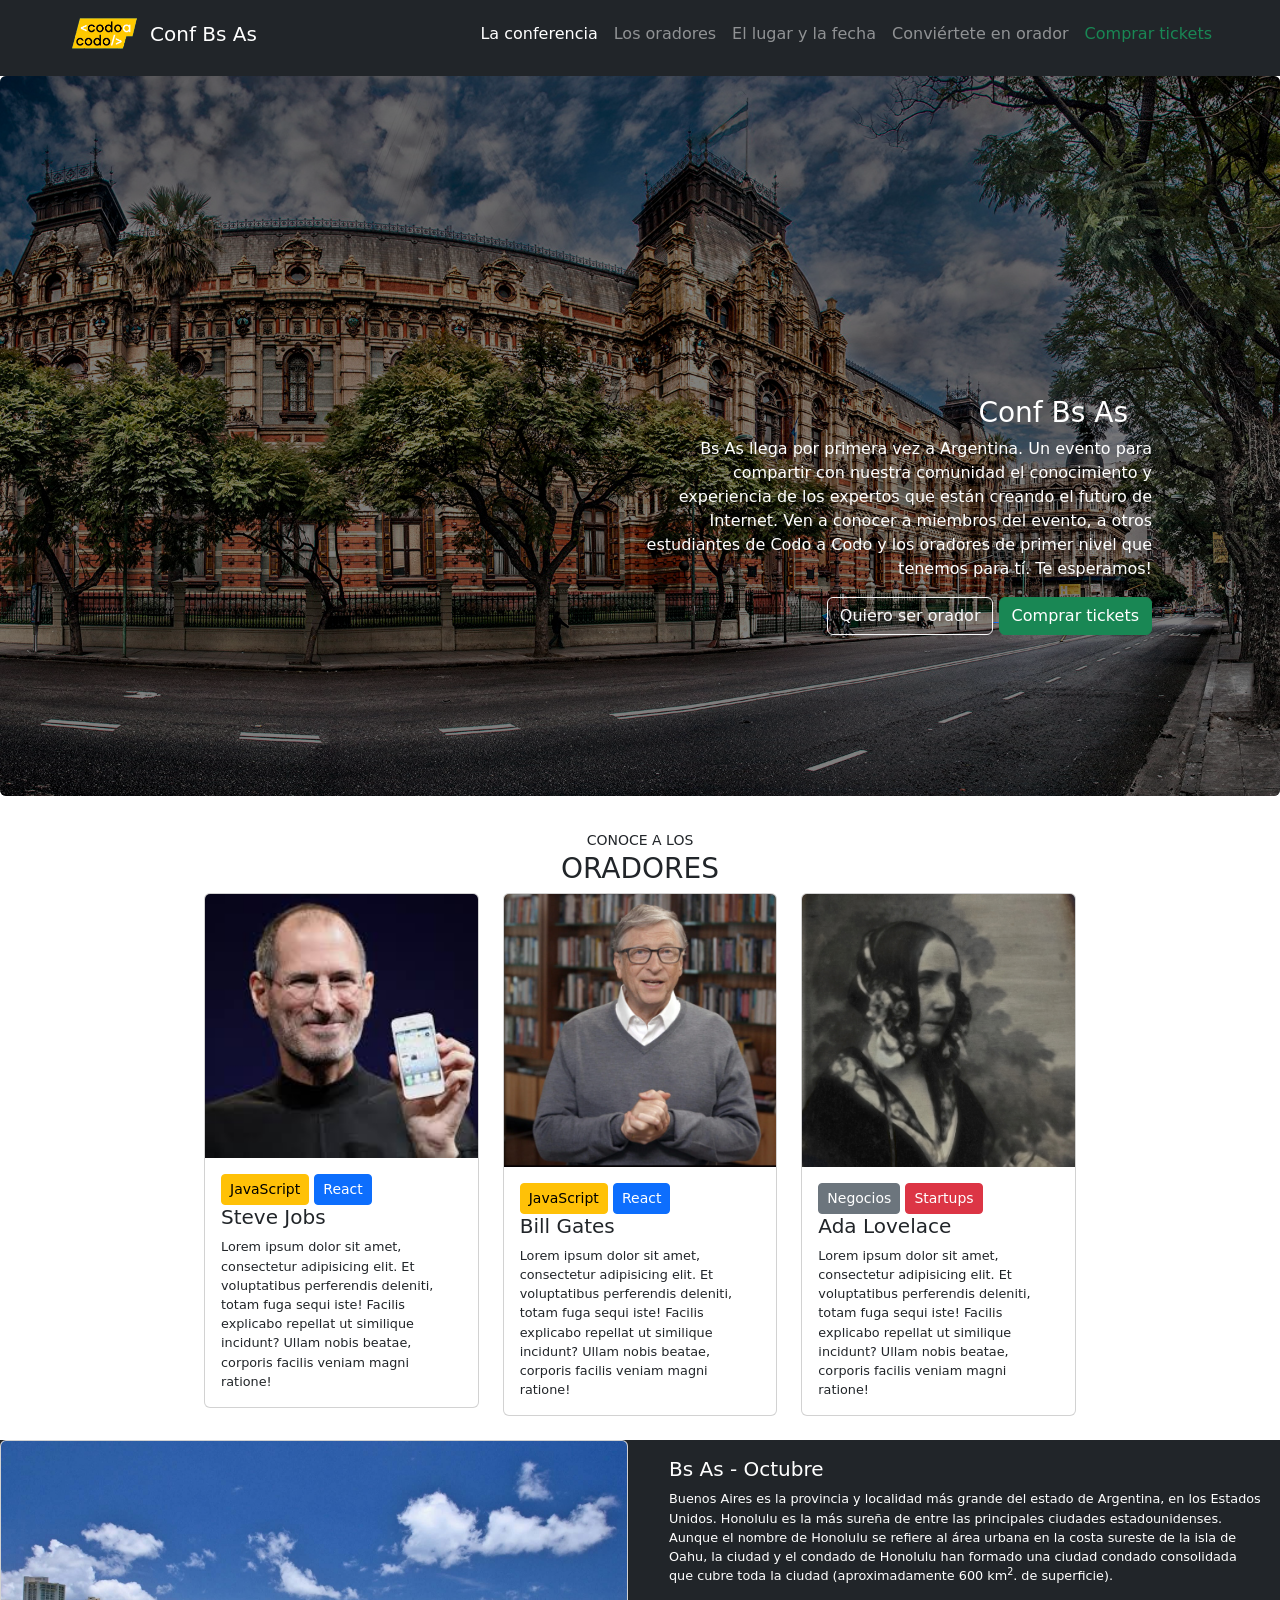
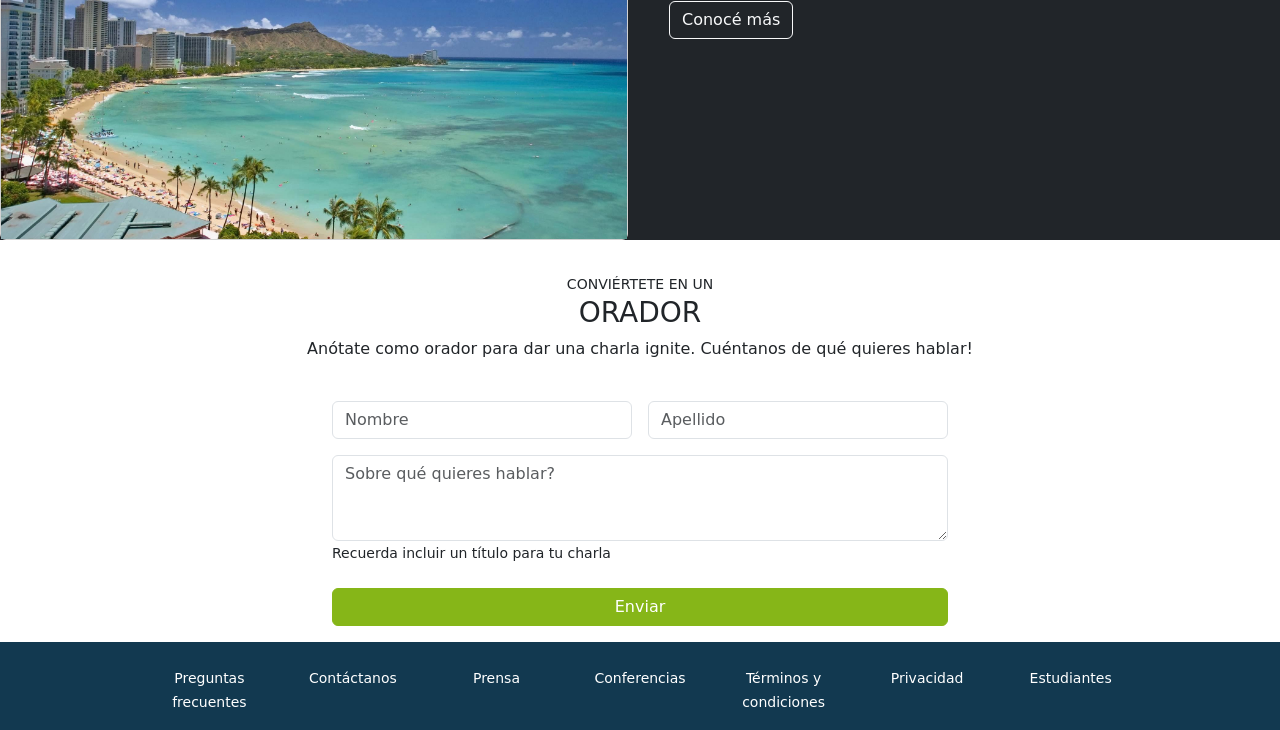
<file: index.html>
<!doctype html>
<html lang="en">

<head>
  <!-- Required meta tags -->
  <meta charset="utf-8">
  <meta name="viewport" content="width=device-width, initial-scale=1">

  <!-- Bootstrap CSS -->
  <link href="https://cdn.jsdelivr.net/npm/bootstrap@5.1.3/dist/css/bootstrap.min.css" rel="stylesheet"
    integrity="sha384-1BmE4kWBq78iYhFldvKuhfTAU6auU8tT94WrHftjDbrCEXSU1oBoqyl2QvZ6jIW3" crossorigin="anonymous">
  <link rel="stylesheet" href="./CSS/style.css">

  <title>Conf Bs As</title>
</head>

<body>
  <nav class="navbar navbar-expand-lg navbar-light px-5 pb-3 bg-dark ">
    <div class="container-fluid">
      <img id="logo" src="./Resources/img/codoacodo.png" width="90em" alt="Logo" />
      <a class="navbar-brand text-white" href="#">Conf Bs As</a>
      <button class="navbar-toggler" type="button" data-bs-toggle="collapse" data-bs-target="#barramenu"
        aria-controls="barramenu" aria-expanded="false" aria-label="Toggle navigation">
        <span class="navbar-toggler-icon"></span>
      </button>
      <div class="collapse navbar-collapse justify-content-end" id="barramenu">
        <div class="navbar-nav">
          <a class="nav-link active text-white" aria-current="page" href="#laConferencia">La conferencia</a>
          <a class="nav-link text-white-50" href="#losOradores">Los oradores</a>
          <a class="nav-link text-white-50" href="#elLugarYLaFecha">El lugar y la fecha</a>
          <a class="nav-link text-white-50" href="#convierteteEnOrador">Conviértete en orador</a>
          <a class="nav-link text-success" href="../comprarTickets.html">Comprar tickets</a>
        </div>
      </div>
    </div>

  </nav>



  <!--Conf Bs As-->
<section id="laConferencia">
  <div class="card text-white confBsAs border-0">
    
    <div class="fondoOpaco">
      <img class="card-img rounded-0 " src="./Resources/img/ba1.jpg" alt="">
    </div>
    <div class="palacioTexto">
      <h3 class="card-title mx-4">Conf Bs As</h3>
      <p class="card-text">
        Bs As llega por primera vez a Argentina. Un evento para compartir con
        nuestra comunidad el conocimiento y experiencia de los expertos que
        están creando el futuro de Internet. Ven a conocer a miembros del
        evento, a otros estudiantes de Codo a Codo y los oradores de primer
        nivel que tenemos para tí. Te esperamos!
      </p>
      <a href="convierteteEnOrador">
      <button type="button" class="btn btn-outline-light">Quiero ser orador</button>
    </a>
    <a href="../comprarTickets.html">
      <button type="button" class="btn btn-success">Comprar tickets</button> 
    </a>
  </div>
  
</div>
  </div>
  </section>

  <br>

  <!--Cards-->
  <section id="losOradores">
  <div class="container-fluid">
    <div class="container d-flex align-items-center flex-column">
      <p class="text-uppercase pt-2 mb-0">
        <small>conoce a los</small>
      </p>
      <p class="h3 text-uppercase">oradores</p>

    </div>
  </div>

  <div id="tarjetasOradores" class="row ">
    <div class="col-sm-4">
      <div class="card tarjetaOrador">
        <img class="card-img-top" style="height:100%;" src="./Resources/img/steve.jpg" alt="Card image cap">
        <div class="card-body">
          <button type="button" class="btn btn-warning btn-sm">JavaScript</button>
          <button type="button" class="btn btn-primary btn-sm">React</button>
          <h5 class="card-title">Steve Jobs</h5>
          <p class="card-text" style="font-size: 0.8em;">Lorem ipsum dolor sit amet, consectetur adipisicing elit. Et
            voluptatibus perferendis deleniti, totam fuga sequi iste! Facilis explicabo repellat ut similique incidunt?
            Ullam nobis beatae, corporis facilis veniam magni ratione!</p>
        </div>

      </div>
    </div>
    <div class="col-sm-4">
      <div class="card tarjetaOrador">
        <img class="card-img-top" src="./Resources/img/bill.jpg" alt="Card image cap">
        <div class="card-body">
          <button type="button" class="btn btn-warning btn-sm">JavaScript</button>
          <button type="button" class="btn btn-primary btn-sm">React</button>
          <h5 class="card-title">Bill Gates</h5>
          <p class="card-text" style="font-size: 0.8em;">Lorem ipsum dolor sit amet, consectetur adipisicing elit. Et
            voluptatibus perferendis deleniti, totam fuga sequi iste! Facilis explicabo repellat ut similique incidunt?
            Ullam nobis beatae, corporis facilis veniam magni ratione!</p>
        </div>

      </div>
    </div>
    <div class="col-sm-4">
      <div class="card tarjetaOrador">
        <img class="card-img-top" src="./Resources/img/ada.jpeg" alt="Card image cap">
        <div class="card-body">
          <button type="button" class="btn btn-secondary btn-sm">Negocios</button>
          <button type="button" class="btn btn-danger btn-sm">Startups</button>
          <h5 class="card-title">Ada Lovelace</h5>
          <p class="card-text" style="font-size: 0.8em;">Lorem ipsum dolor sit amet, consectetur adipisicing elit. Et
            voluptatibus perferendis deleniti, totam fuga sequi iste! Facilis explicabo repellat ut similique incidunt?
            Ullam nobis beatae, corporis facilis veniam magni ratione!</p>
        </div>
      </div>
    </div>

  </div>
  </div>
</section>
  <!---->


  <br />

  <!-- Bs Octubre-->
  <section id="elLugarYLaFecha">
  <div id="octubreBsAS" class="row justify-content-md-center bg-dark ">
    <div class="col-sm-6 ">
      <div class="card body text-white">
        <img class="card-img-top" style="width: 100%;" src="./Resources/img/honolulu.jpg" alt="Card image cap">
      </div>


    </div>
    <div class="col-sm-6">
      <div class="card text-white  border-dark">
        <div class="card-body bg-dark ">

          <h5 class="card-title">Bs As - Octubre</h5>
          <p class="card-text " style="font-size: 0.8em;">Buenos Aires es la provincia y localidad más grande del estado
            de
            Argentina, en los Estados Unidos. Honolulu es la más sureña de entre
            las principales ciudades estadounidenses. Aunque el nombre de
            Honolulu se refiere al área urbana en la costa sureste de la isla de
            Oahu, la ciudad y el condado de Honolulu han formado una ciudad
            condado consolidada que cubre toda la ciudad (aproximadamente 600
            km<sup>2</sup>. de superficie).</p>
          <button type="button" class="btn btn-outline-light ">Conocé más</button>
        </div>
      </div>
    </div>
  </div>
</section>

  <br />
  <!--Conviertete en orador-->
  <section id="convierteteEnOrador">
  <div class="container d-flex align-items-center flex-column">
    <p class="text-uppercase pt-2 mb-0">
      <small>Conviértete en un</small>
    </p>
    <p class="h3 text-uppercase">orador</p>



    <p>
      Anótate como orador para dar una charla ignite. Cuéntanos de qué quieres
      hablar!
    </p>
  </div>

  <!---->

  <!--Formulario-->

  <div class="container fluid" style="width: 50%;">
    <form class="row g-3">
      <div class="col-md-6">
        <label for="input" class="form-label"></label>
        <input type="" class="form-control" id="nombre" placeholder="Nombre">
      </div>
      <div class="col-md-6">
        <label for="input" class="form-label"></label>
        <input type="" class="form-control" id="apellido" placeholder="Apellido">
      </div>
      <div class="col-12 mb-3">
        <div class="mb-3">
          <textarea class="form-control" id="exampleFormControlTextarea1" placeholder="Sobre qué quieres hablar?"
            rows="3"></textarea>
          <label for="" class="form-label small tect">Recuerda incluir un título para tu charla</label>
        </div>



    </form>

    <div class="d-grid gap-2">
      <button class="btn btn-primary botonVerde" type="button">Enviar</button>
    </div>
  </div>
  </div>
  </div>
</section>
  <!-- Barra info-->


  <footer class="container-fluid pie  pt-4">
    <div class="container-fluid text-center " style="width: 80%">
      <div class="row">
        <div class="col">
            <a class= text-white href="">
          <p><small>Preguntas frecuentes</small></p>
        </a>
    </div>
        <div class="col">
            <a class= text-white href="">
          <p><small>Contáctanos</small></p>
        </a>
    </div>
        <div class="col">
            <a class= text-white href="">
          <p><small>Prensa</small></p>
        </a>
    </div>
        <div class="col">
            <a class= text-white href="">
          <p><small>Conferencias</small></p>
        </a>
    </div>
        <div class="col">
            <a class= text-white href="">
          <p><small>Términos y condiciones</small></p>
        </a>
    </div>
        <div class="col">
            <a class= text-white href="">
          <p><small>Privacidad</small></p>
        </a>
    </div>
        <div class="col">
            <a class= text-white href="">
          <p><small>Estudiantes</small></p>
        </a>
    </div>
      </div>
    </div>
  </footer>




  <!-- Optional JavaScript; choose one of the two! -->

  <!-- Option 1: Bootstrap Bundle with Popper -->
  <script src="https://cdn.jsdelivr.net/npm/bootstrap@5.1.3/dist/js/bootstrap.bundle.min.js"
    integrity="sha384-ka7Sk0Gln4gmtz2MlQnikT1wXgYsOg+OMhuP+IlRH9sENBO0LRn5q+8nbTov4+1p"
    crossorigin="anonymous"></script>

  <!-- Option 2: Separate Popper and Bootstrap JS -->
  <!--
    <script src="https://cdn.jsdelivr.net/npm/@popperjs/core@2.11.2/dist/umd/popper.min.js" integrity="sha384-q9CRHqZndzlxGLOj+xrdLDJa9ittGte1NksRmgJKeCV9DrM7Kz868XYqsKWPpAmn" crossorigin="anonymous"></script>
    <script src="https://cdn.jsdelivr.net/npm/bootstrap@5.1.3/dist/js/bootstrap.min.js" integrity="sha384-QJHtvGhmr9XOIpI6YVutG+2QOK9T+ZnN4kzFN1RtK3zEFEIsxhlmWl5/YESvpZ13" crossorigin="anonymous"></script>
    -->
</body>

</html>
</file>
<file: CSS/style.css>
.confBsAs {
  background: black;  
 position: relative; 
  overflow: hidden;
}


.fondoOpaco {
  background-color: rgba(0, 0, 0, 0.6);
  opacity: 0.5;
  transition: 0.5s opacity;
 width: 100%;
 height: auto;
 
}


.palacioTexto {
position: absolute;
text-align: right;
margin-left: 50%;
margin-top: 25%;
width: 40%;


  
  }
 
  .confBsAsPalacio{
    overflow: hidden;
  }

  

.textoAbajoDer {
 text-align: right;
 
}


#tarjetasOradores {
  position: relative;
  display: flex;
  justify-content: center;
  margin-left: 15%;
  margin-right: 15%;
}


#tarjetaOrador {

  width: 25px;
  height: 25px;
  top: 50%;
  left: 50%;
  margin: -25px 0 0 -25px
}


#conviertete{
padding: 0%;
border-bottom: 0%;
}


.octubreBsAs {
  background-color: darkslategray;

}



.botonVerde{
 background-color: #86b618; 
 border-color: #86b618;
}

.pie {
  background-color: #123950
  
}

.pie a:link{
  outline: none;
  text-decoration: none;
 color: white;

}
</file>
